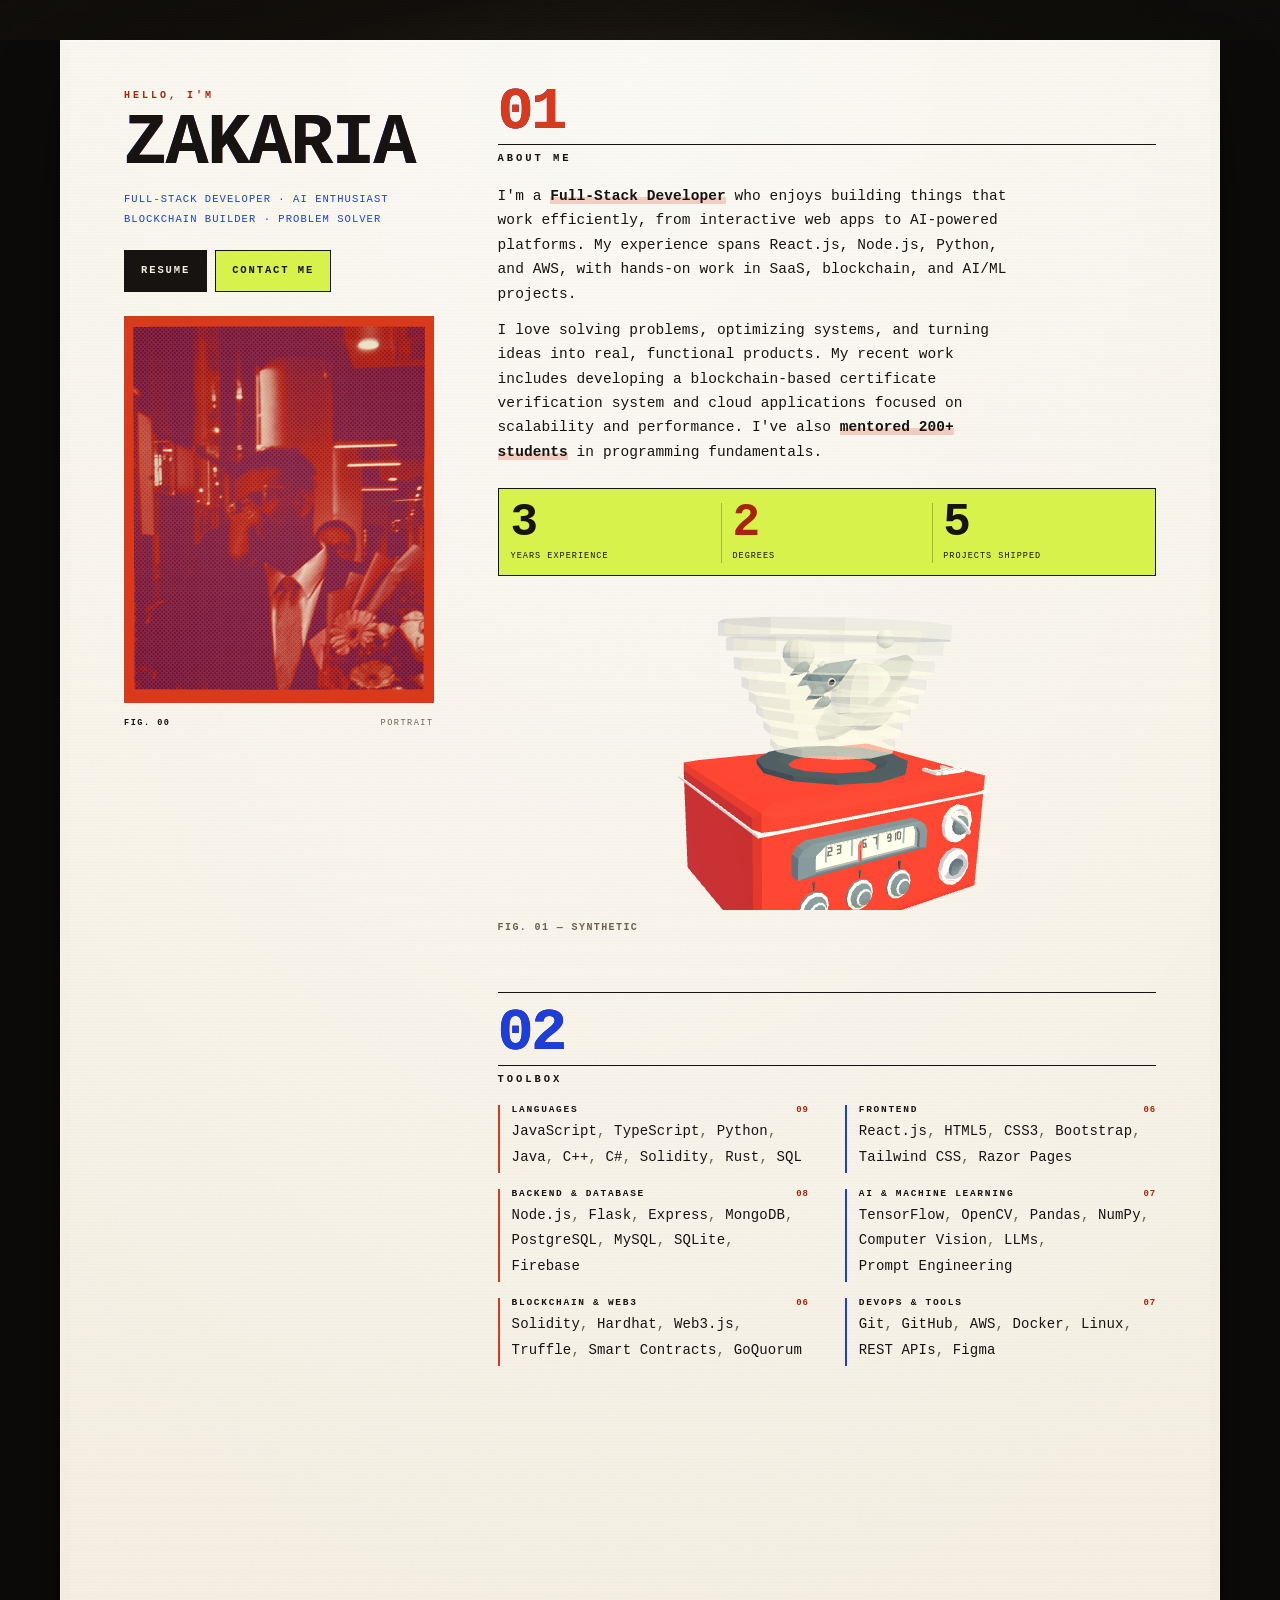
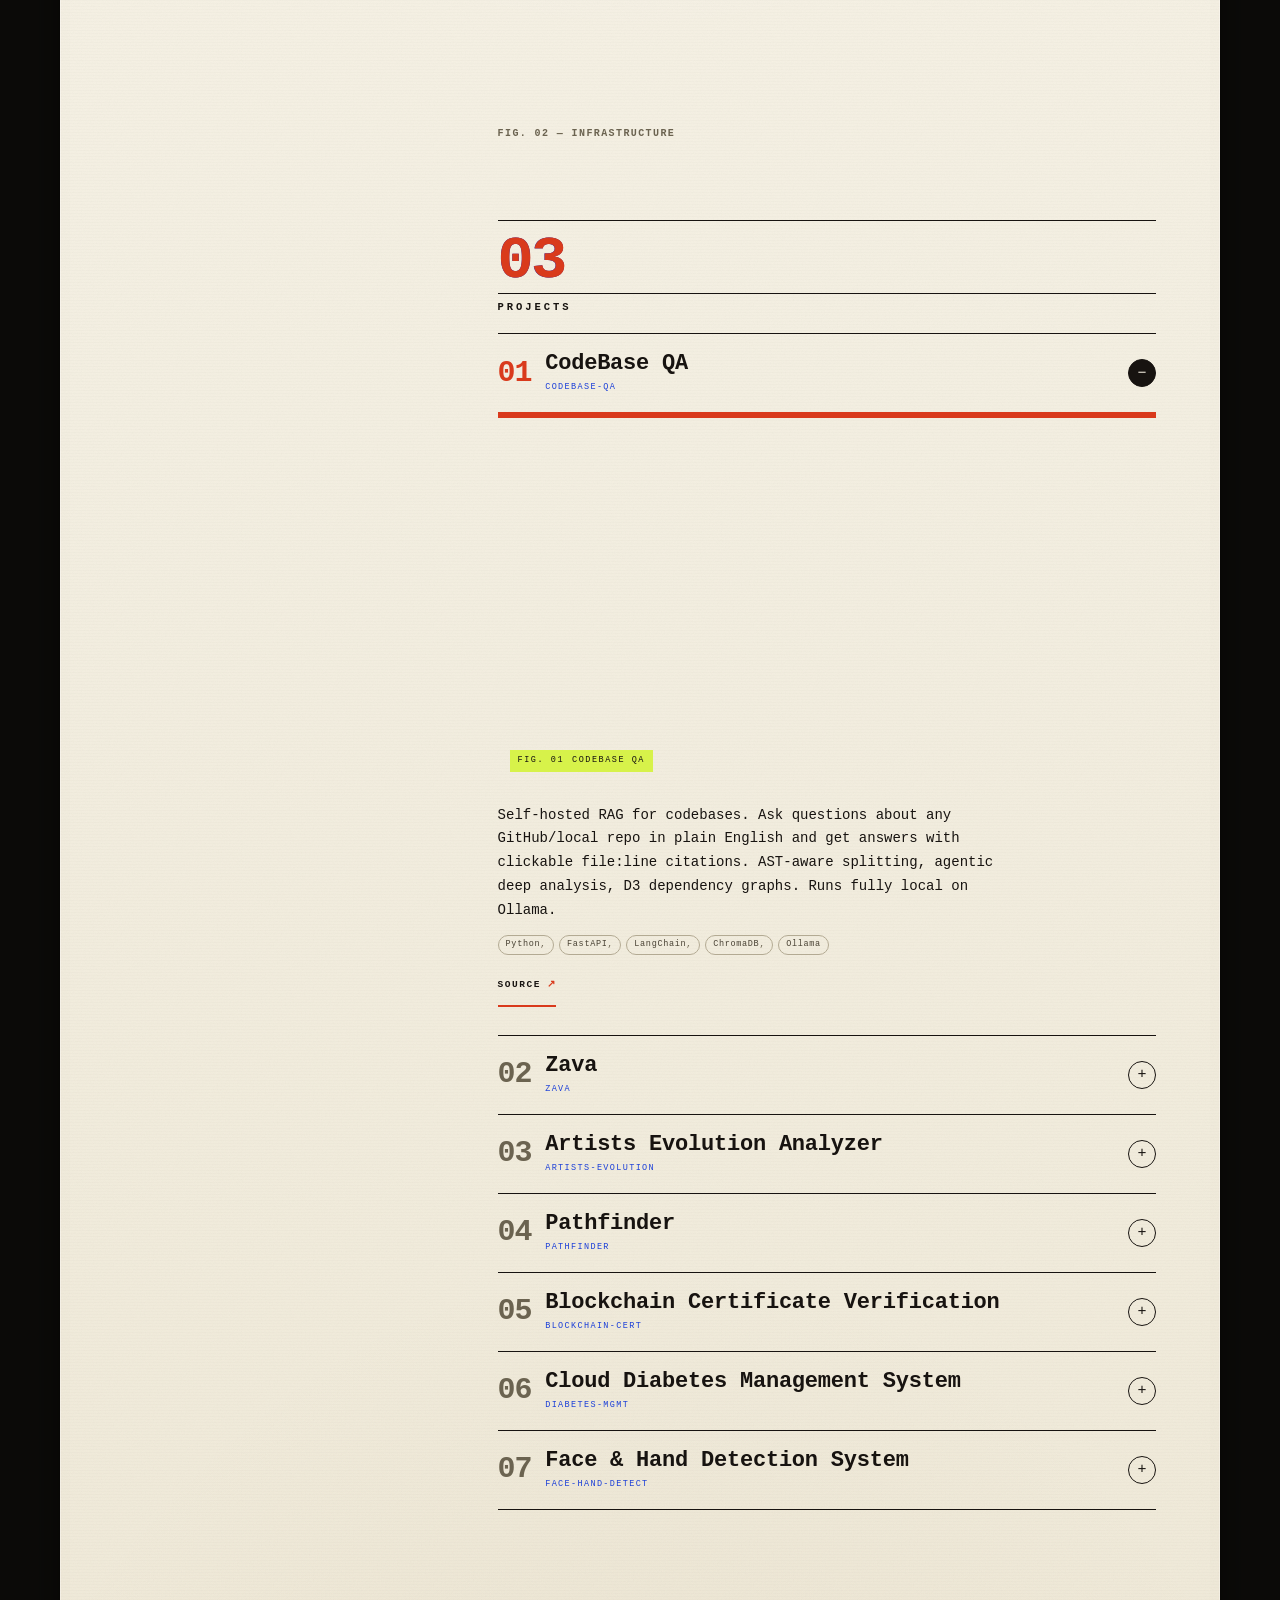
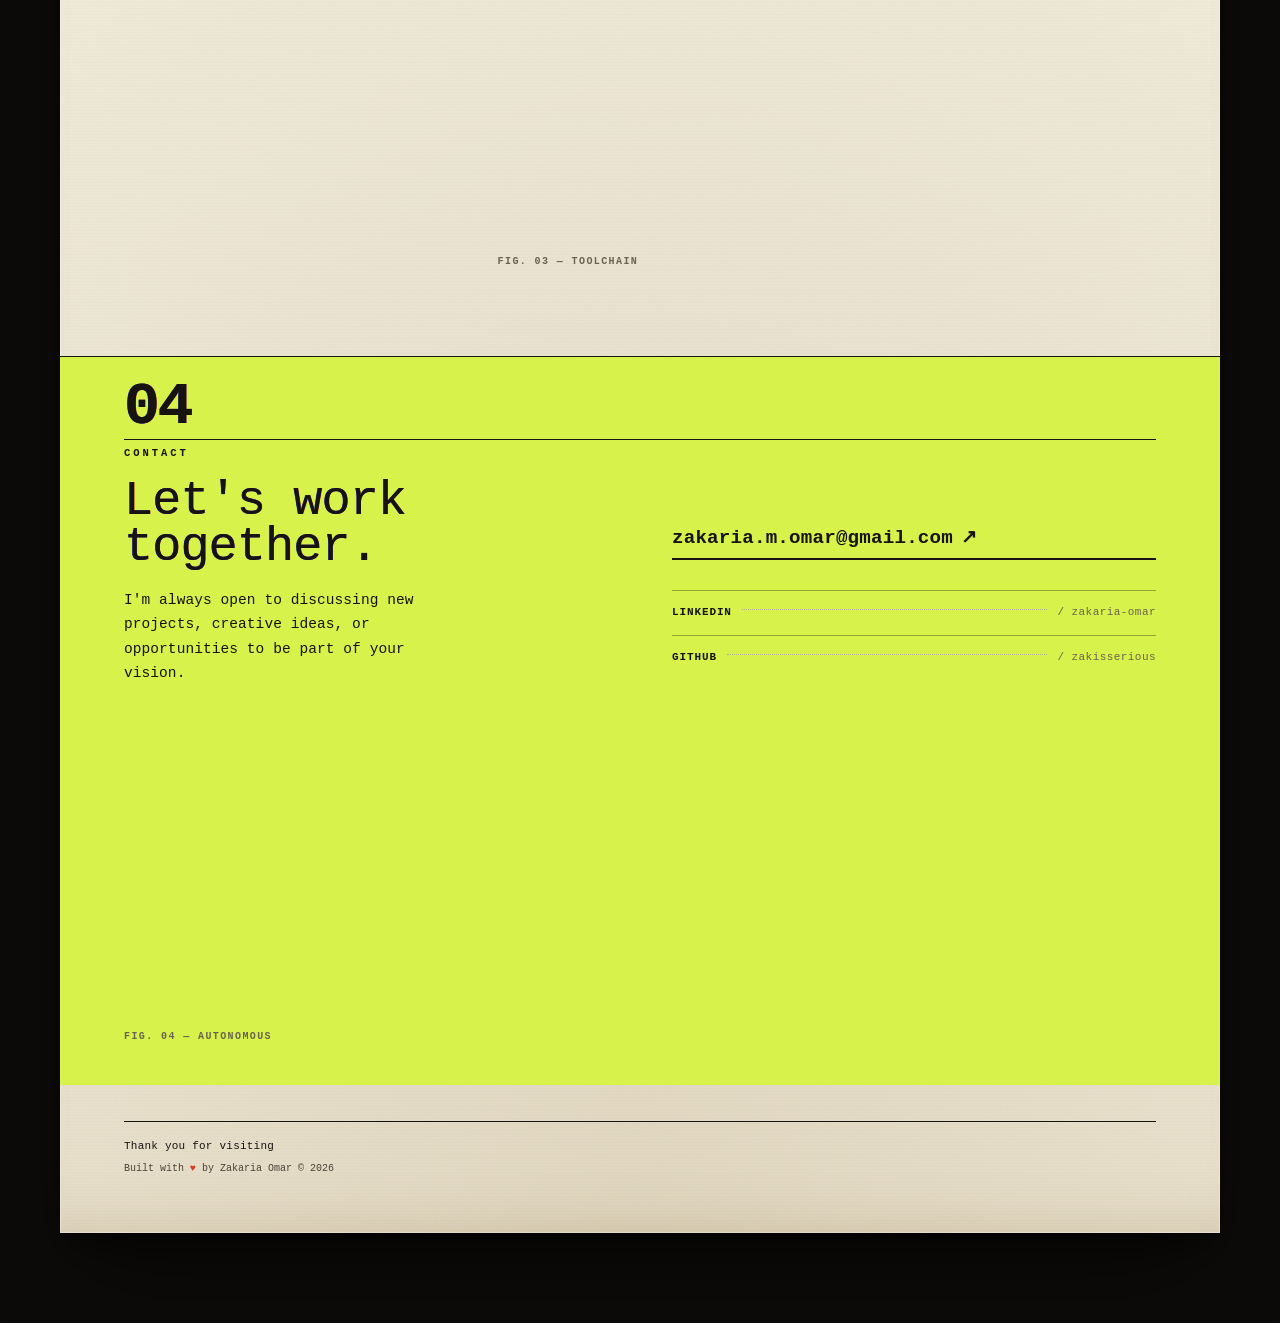
<file: index.html>
<!DOCTYPE html>
<html lang="en">

<head>
  <meta charset="UTF-8" />
  <meta name="viewport" content="width=device-width, initial-scale=1.0, viewport-fit=cover" />
  <meta name="theme-color" content="#f4efe1" />
  <title>Zakaria Omar - Full-Stack Developer</title>
  <meta name="description"
    content="Portfolio of Zakaria Omar - Full-Stack Developer, AI Enthusiast, and Blockchain Builder." />
  <link rel="icon"
    href="data:image/svg+xml,%3Csvg xmlns='http://www.w3.org/2000/svg' viewBox='0 0 32 32'%3E%3Crect width='32' height='32' fill='%23f4efe1'/%3E%3Cpath d='M9 4h14v24l-3.5-2.5L16 28l-3.5-2.5L9 28z' fill='%23171310'/%3E%3C/svg%3E" />
  <link rel="stylesheet" href="style.css?v=30" />
  <script type="importmap">
    {
      "imports": {
        "three": "./assets/vendor/three.module.min.js",
        "three/addons/": "./assets/vendor/addons/"
      }
    }
  </script>

</head>

<body>
  <div class="desk" aria-hidden="true">
    <div class="desk-scan" aria-hidden="true"></div>
  </div>

  <a class="skip" href="#main">Skip to content</a>

  <main class="receipt" id="main" tabindex="-1">
    <!-- ======================== HEAD ======================== -->
    <header class="head" id="hero">
      <div class="head-inner">
      <p class="kicker">Hello, I'm</p>
      <h1 class="head-name">zakaria</h1>

      <p class="head-role"><span>Full-Stack Developer &middot; AI Enthusiast</span>
          <span>Blockchain Builder &middot; Problem Solver</span></p>

      <div class="head-actions">
        <a class="btn btn--solid" href="resume.html">Resume</a>
        <a class="btn btn--pop" href="#contact">Contact Me</a>
      </div>

      <figure class="portrait">
        <div class="portrait-frame duo duo--red">
          <img src="./assets/about-pic.jpg" alt="Zakaria Omar" width="595" height="751" decoding="async" />
          <canvas class="plate-canvas" aria-hidden="true"></canvas>
        </div>
        <figcaption class="shot-cap"><span>Fig. 00</span>
          <span>Portrait</span></figcaption>
      </figure>
      </div>
    </header>

    <!-- ======================== ABOUT ======================== -->
    <section class="block" id="about" aria-labelledby="about-title">
      <h2 class="sec" id="about-title"><span class="sec-num">01</span><span class="sec-label">About Me</span></h2>

      <p class="block-text">
        I'm a <strong>Full-Stack Developer</strong> who enjoys building things that work efficiently, from
        interactive web apps to AI-powered platforms. My experience spans React.js, Node.js, Python, and AWS, with
        hands-on work in SaaS, blockchain, and AI/ML projects.
      </p>
      <p class="block-text">
        I love solving problems, optimizing systems, and turning ideas into real, functional products. My recent work
        includes developing a blockchain-based certificate verification system and cloud applications focused on
        scalability and performance. I've also <strong>mentored 200+ students</strong> in programming fundamentals.
      </p>

      <ul class="stats">
        <li>
          <span class="stat-num">3</span>
          <span class="stat-label">Years Experience</span>
        </li>
        <li>
          <span class="stat-num">2</span>
          <span class="stat-label">Degrees</span>
        </li>
        <li>
          <span class="stat-num">5</span>
          <span class="stat-label">Projects Shipped</span>
        </li>
      </ul>
          <div class="prop" data-prop="holo" data-label="Fig. 01 &#8212; Synthetic" aria-hidden="true"></div>
    </section>

    <!-- ======================== TOOLBOX ======================== -->
    <section class="block" id="toolbox" aria-labelledby="toolbox-title">
      <h2 class="sec" id="toolbox-title"><span class="sec-num">02</span><span class="sec-label">Toolbox</span></h2>

      <div class="group">
        <h3 class="group-title"><span>Languages</span><span class="leader" aria-hidden="true"></span><span class="group-count">09</span></h3>
        <p class="tags">
          <span>JavaScript</span>
          <span>TypeScript</span>
          <span>Python</span>
          <span>Java</span>
          <span>C++</span>
          <span>C#</span>
          <span>Solidity</span>
          <span>Rust</span>
          <span>SQL</span>
        </p>
      </div>

      <div class="group">
        <h3 class="group-title"><span>Frontend</span><span class="leader" aria-hidden="true"></span><span class="group-count">06</span></h3>
        <p class="tags">
          <span>React.js</span>
          <span>HTML5</span>
          <span>CSS3</span>
          <span>Bootstrap</span>
          <span>Tailwind CSS</span>
          <span>Razor Pages</span>
        </p>
      </div>

      <div class="group">
        <h3 class="group-title"><span>Backend &amp; Database</span><span class="leader" aria-hidden="true"></span><span class="group-count">08</span></h3>
        <p class="tags">
          <span>Node.js</span>
          <span>Flask</span>
          <span>Express</span>
          <span>MongoDB</span>
          <span>PostgreSQL</span>
          <span>MySQL</span>
          <span>SQLite</span>
          <span>Firebase</span>
        </p>
      </div>

      <div class="group">
        <h3 class="group-title"><span>AI &amp; Machine Learning</span><span class="leader" aria-hidden="true"></span><span class="group-count">07</span></h3>
        <p class="tags">
          <span>TensorFlow</span>
          <span>OpenCV</span>
          <span>Pandas</span>
          <span>NumPy</span>
          <span>Computer Vision</span>
          <span>LLMs</span>
          <span>Prompt Engineering</span>
        </p>
      </div>

      <div class="group">
        <h3 class="group-title"><span>Blockchain &amp; Web3</span><span class="leader" aria-hidden="true"></span><span class="group-count">06</span></h3>
        <p class="tags">
          <span>Solidity</span>
          <span>Hardhat</span>
          <span>Web3.js</span>
          <span>Truffle</span>
          <span>Smart Contracts</span>
          <span>GoQuorum</span>
        </p>
      </div>

      <div class="group">
        <h3 class="group-title"><span>DevOps &amp; Tools</span><span class="leader" aria-hidden="true"></span><span class="group-count">07</span></h3>
        <p class="tags">
          <span>Git</span>
          <span>GitHub</span>
          <span>AWS</span>
          <span>Docker</span>
          <span>Linux</span>
          <span>REST APIs</span>
          <span>Figma</span>
        </p>
      </div>
          <div class="prop" data-prop="server" data-label="Fig. 02 &#8212; Infrastructure" aria-hidden="true"></div>
    </section>

    <!-- ======================== PROJECTS ======================== -->
    <section class="block" id="projects" aria-labelledby="projects-title">
      <h2 class="sec" id="projects-title"><span class="sec-num">03</span><span class="sec-label">Projects</span></h2>

      <details class="proj" open>
        <summary class="proj-sum">
          <span class="proj-num">01</span>
          <h3 class="proj-name">CodeBase QA</h3>
          <span class="proj-slug">codebase-qa</span>
          <span class="proj-mark" aria-hidden="true"></span>
        </summary>
        <div class="proj-body">
          <figure class="shot">
            <div class="shot-frame shot-frame--red">
              <img src="./assets/project4.png" alt="CodeBase QA" width="1734" height="963" loading="lazy"
                decoding="async" />
            </div>
            <figcaption class="shot-cap"><span>Fig. 01</span>
          <span>CodeBase QA</span></figcaption>
          </figure>
          <p class="proj-desc">Self-hosted RAG for codebases. Ask questions about any GitHub/local repo in plain
            English and get answers with clickable file:line citations. AST-aware splitting, agentic deep analysis, D3
            dependency graphs. Runs fully local on Ollama.</p>
          <p class="proj-tech"><span>Python</span>
          <span>FastAPI</span>
          <span>LangChain</span>
          <span>ChromaDB</span>
          <span>Ollama</span></p>
          <p class="proj-links">
            <a href="https://github.com/zakisserious/codebase-qa" target="_blank" rel="noopener">Source<span class="sr-only"> — CodeBase QA source on GitHub</span></a>
          </p>
        </div>
      </details>

      <details class="proj">
        <summary class="proj-sum">
          <span class="proj-num">02</span>
          <h3 class="proj-name">Zava</h3>
          <span class="proj-slug">zava</span>
          <span class="proj-mark" aria-hidden="true"></span>
        </summary>
        <div class="proj-body">
          <figure class="shot">
            <div class="shot-frame shot-frame--blue">
              <img src="./assets/project5.png" alt="Zava Audio Visualizer" width="1280" height="720" loading="lazy"
                decoding="async" />
            </div>
            <figcaption class="shot-cap"><span>Fig. 02</span>
          <span>Zava</span></figcaption>
          </figure>
          <p class="proj-desc">Console-based audio visualizer written in pure Rust. A CAVA remake with SIMD FFT DSP,
            waveform &amp; spectrum modes, and 16 live-toggle visual upgrades. Zero-config, PipeWire/PulseAudio capture.
          </p>
          <p class="proj-tech"><span>Rust</span>
          <span>SIMD FFT</span>
          <span>PipeWire</span></p>
          <p class="proj-links">
            <a href="https://github.com/zakisserious/zava" target="_blank" rel="noopener">Source<span class="sr-only"> — Zava source on GitHub</span></a>
          </p>
        </div>
      </details>

      <details class="proj">
        <summary class="proj-sum">
          <span class="proj-num">03</span>
          <h3 class="proj-name">Artists Evolution Analyzer</h3>
          <span class="proj-slug">artists-evolution</span>
          <span class="proj-mark" aria-hidden="true"></span>
        </summary>
        <div class="proj-body">
          <figure class="shot">
            <div class="shot-frame shot-frame--red">
              <img src="./assets/project2.png" alt="Artists Evolution Analyzer" width="836" height="449"
                loading="lazy" decoding="async" />
            </div>
            <figcaption class="shot-cap"><span>Fig. 03</span>
          <span>Artists Evolution</span></figcaption>
          </figure>
          <p class="proj-desc">Discover an artist's breakout era, trace their popularity over time, and explore their
            discography timeline through interactive data visualization.</p>
          <p class="proj-tech"><span>React</span></p>
          <p class="proj-links">
            <a href="https://artists-evolution-data.vercel.app/" target="_blank" rel="noopener">Live demo<span class="sr-only"> — Artists Evolution Analyzer live demo</span></a>
            <a href="https://github.com/zakisserious/Artists-Evolution-Data" target="_blank" rel="noopener">Source<span class="sr-only"> — Artists Evolution Analyzer source on GitHub</span></a>
          </p>
        </div>
      </details>

      <details class="proj">
        <summary class="proj-sum">
          <span class="proj-num">04</span>
          <h3 class="proj-name">Pathfinder</h3>
          <span class="proj-slug">pathfinder</span>
          <span class="proj-mark" aria-hidden="true"></span>
        </summary>
        <div class="proj-body">
          <figure class="shot">
            <div class="shot-frame shot-frame--blue">
              <img src="./assets/project1.png" alt="Pathfinder Algorithm Visualizer" width="1362" height="870"
                loading="lazy" decoding="async" />
            </div>
            <figcaption class="shot-cap"><span>Fig. 04</span>
          <span>Pathfinder</span></figcaption>
          </figure>
          <p class="proj-desc">Interactive pathfinding algorithm visualizer with 9 algorithms (A*, Dijkstra, BFS, DFS),
            compare mode, cost visualization, and maze generation.</p>
          <p class="proj-tech"><span>React</span>
          <span>Vite</span>
          <span>Tailwind CSS</span></p>
          <p class="proj-links">
            <a href="https://pathfinding-ecru.vercel.app/" target="_blank" rel="noopener">Live demo<span class="sr-only"> — Pathfinder live demo</span></a>
            <a href="https://github.com/zakisserious/pathfinder" target="_blank" rel="noopener">Source<span class="sr-only"> — Pathfinder source on GitHub</span></a>
          </p>
        </div>
      </details>

      <details class="proj">
        <summary class="proj-sum">
          <span class="proj-num">05</span>
          <h3 class="proj-name">Blockchain Certificate Verification</h3>
          <span class="proj-slug">blockchain-cert</span>
          <span class="proj-mark" aria-hidden="true"></span>
        </summary>
        <div class="proj-body">
          <figure class="shot">
            <div class="shot-frame shot-frame--red">
              <img src="./assets/project3.png" alt="Blockchain Certificate Verification" width="1146" height="706"
                loading="lazy" decoding="async" />
            </div>
            <figcaption class="shot-cap"><span>Fig. 05</span>
          <span>Blockchain Cert</span></figcaption>
          </figure>
          <p class="proj-desc">Academic certificate verification system using GoQuorum blockchain with Solidity smart
            contracts, AI/ML document classification, and anomaly detection.</p>
          <p class="proj-tech">
            <span>React</span>
          <span>Node.js</span>
          <span>Python</span>
          <span>Solidity</span>
          <span>Hardhat</span>
          <span>MongoDB</span>
          </p>
          <p class="proj-links">
            <a href="https://github.com/zakisserious/fyp" target="_blank" rel="noopener">Source<span class="sr-only"> — Blockchain Certificate Verification source on GitHub</span></a>
          </p>
        </div>
      </details>

      <details class="proj">
        <summary class="proj-sum">
          <span class="proj-num">06</span>
          <h3 class="proj-name">Cloud Diabetes Management System</h3>
          <span class="proj-slug">diabetes-mgmt</span>
          <span class="proj-mark" aria-hidden="true"></span>
        </summary>
        <div class="proj-body">
          <p class="proj-desc">Cloud-based application for tracking and managing diabetes data with serverless
            architecture, secure data handling, and efficient backend logic for patient record management.</p>
          <p class="proj-tech"><span>C#</span>
          <span>Razor Pages</span>
          <span>AWS Elastic Beanstalk</span>
          <span>AWS Lambda</span></p>
        </div>
      </details>

      <details class="proj">
        <summary class="proj-sum">
          <span class="proj-num">07</span>
          <h3 class="proj-name">Face &amp; Hand Detection System</h3>
          <span class="proj-slug">face-hand-detect</span>
          <span class="proj-mark" aria-hidden="true"></span>
        </summary>
        <div class="proj-body">
          <p class="proj-desc">Real-time ML-based face and hand detection system for authentication, gesture control,
            and human-computer interaction using deep learning.</p>
          <p class="proj-tech"><span>Python</span>
          <span>TensorFlow</span>
          <span>OpenCV</span></p>
        </div>
      </details>

          <div class="prop" data-prop="laptop" data-label="Fig. 03 &#8212; Toolchain" aria-hidden="true"></div>
    </section>

    <!-- ======================== CONTACT ======================== -->
    <section class="block contact" id="contact" aria-labelledby="contact-title">
      <h2 class="sec" id="contact-title"><span class="sec-num">04</span><span class="sec-label">Contact</span></h2>
      <p class="contact-title">Let's work<br />together.</p>
      <p class="block-text">
        I'm always open to discussing new projects, creative ideas, or opportunities to be part of your vision.
      </p>

      <a class="mail" href="mailto:zakaria.m.omar@gmail.com">zakaria.m.omar@gmail.com</a>

      <ul class="social">
        <li>
          <a href="https://www.linkedin.com/in/zakaria-omar-21b0b729b/" target="_blank" rel="noopener">
            <span class="social-key">linkedin</span>
            <span class="leader" aria-hidden="true"></span>
            <span class="social-val">/ zakaria-omar</span>
          </a>
        </li>
        <li>
          <a href="https://github.com/zakisserious" target="_blank" rel="noopener">
            <span class="social-key">github</span>
            <span class="leader" aria-hidden="true"></span>
            <span class="social-val">/ zakisserious</span>
          </a>
        </li>
      </ul>
          <div class="prop" data-prop="drone" data-label="Fig. 04 &#8212; Autonomous" aria-hidden="true"></div>
    </section>

    <!-- ======================== FOOT ======================== -->
    <footer class="foot">
      <p class="foot-note">Thank you for visiting</p>
      <p class="foot-line">Built with <span class="heart">&#9829;</span> by Zakaria Omar &copy; 2026</p>
    </footer>
  </main>

  <script src="script.js?v=6" defer></script>
  <script type="module" src="plate.js?v=22"></script>
  <script type="module" src="props.js?v=20"></script>
</body>

</html>
</file>
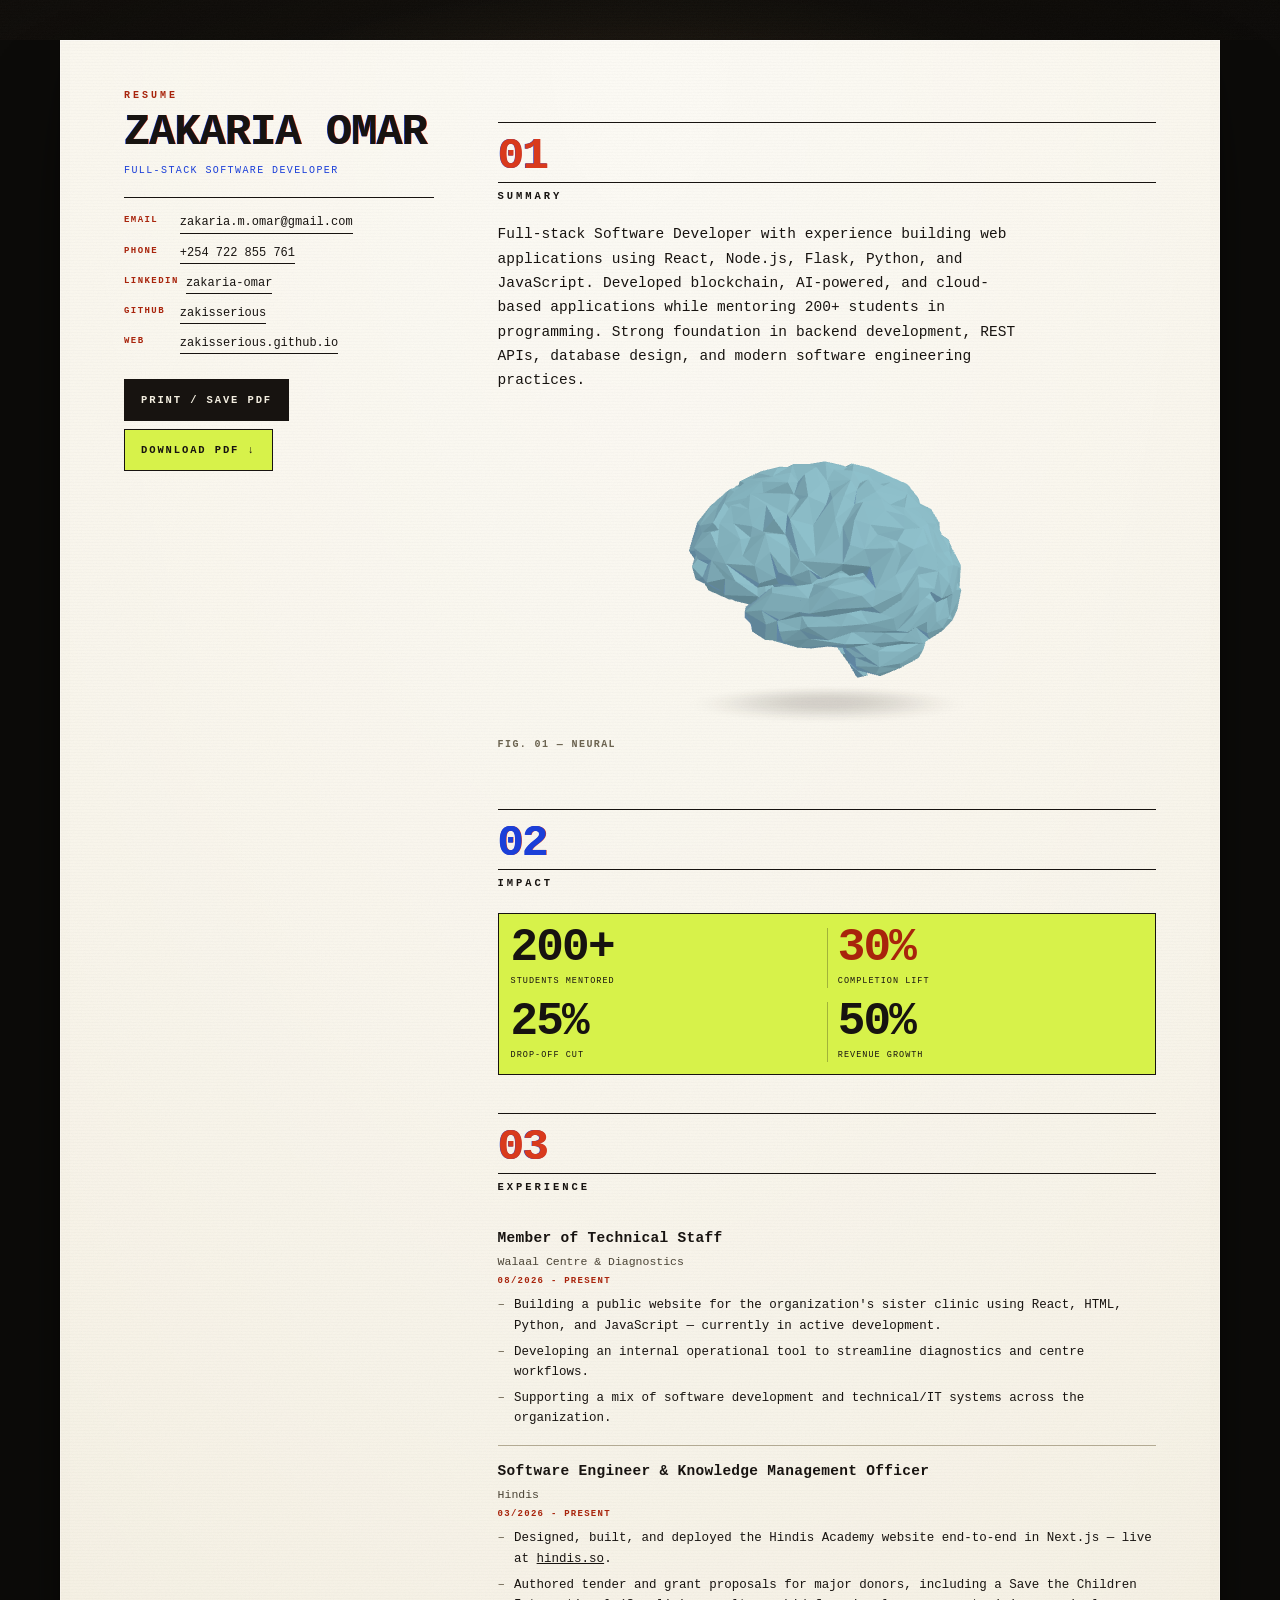
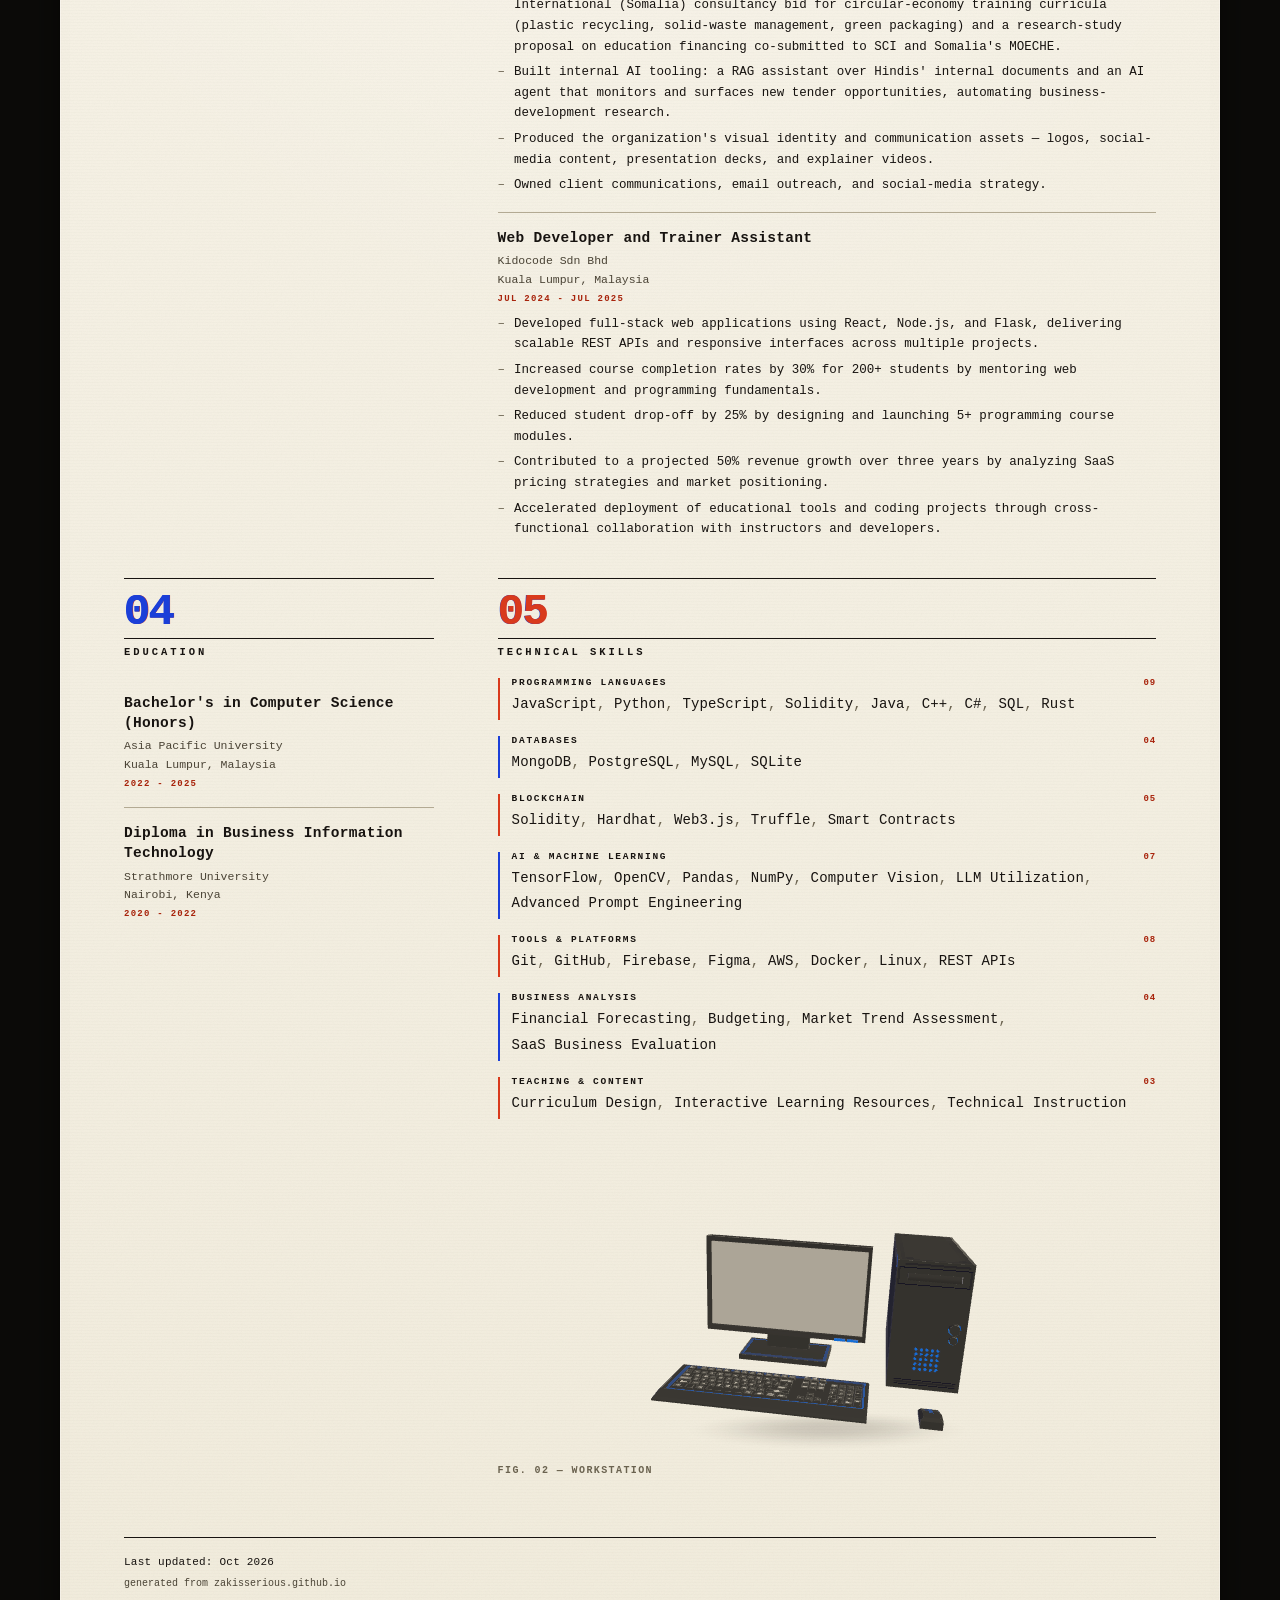
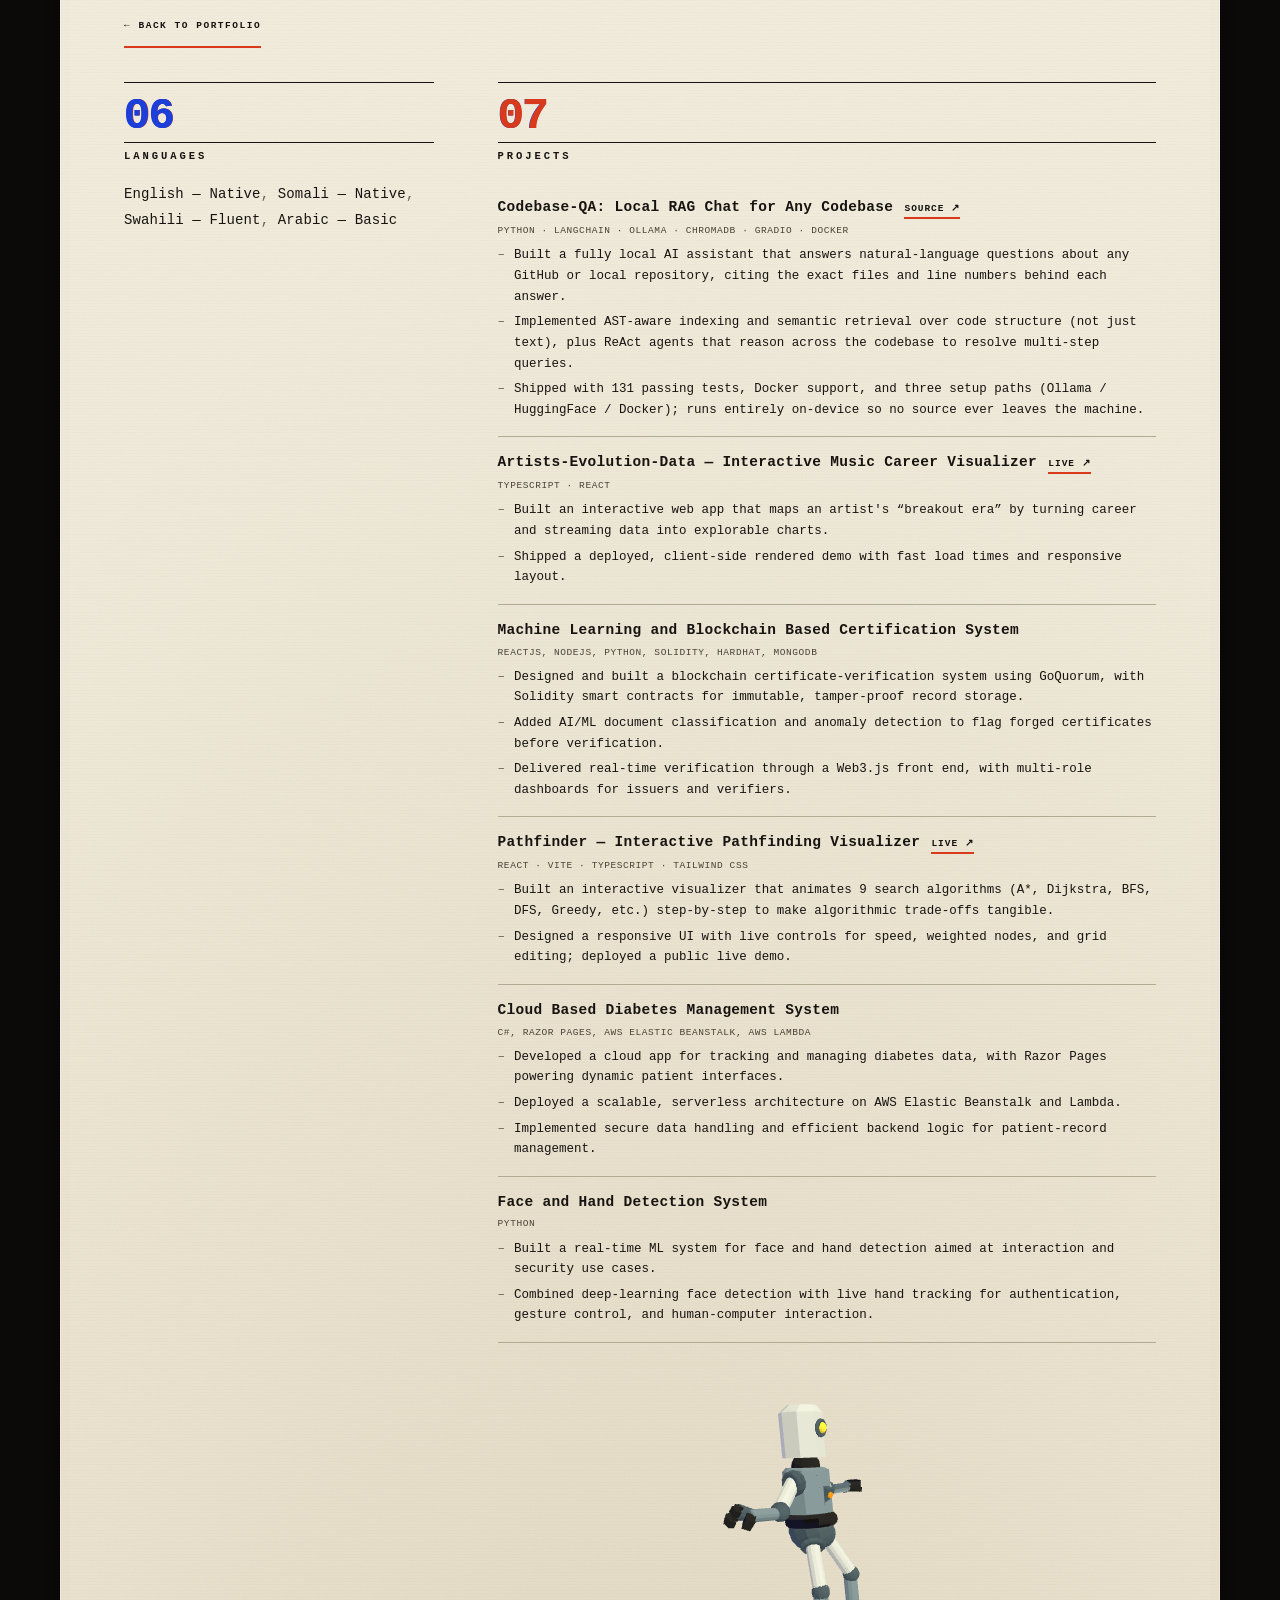
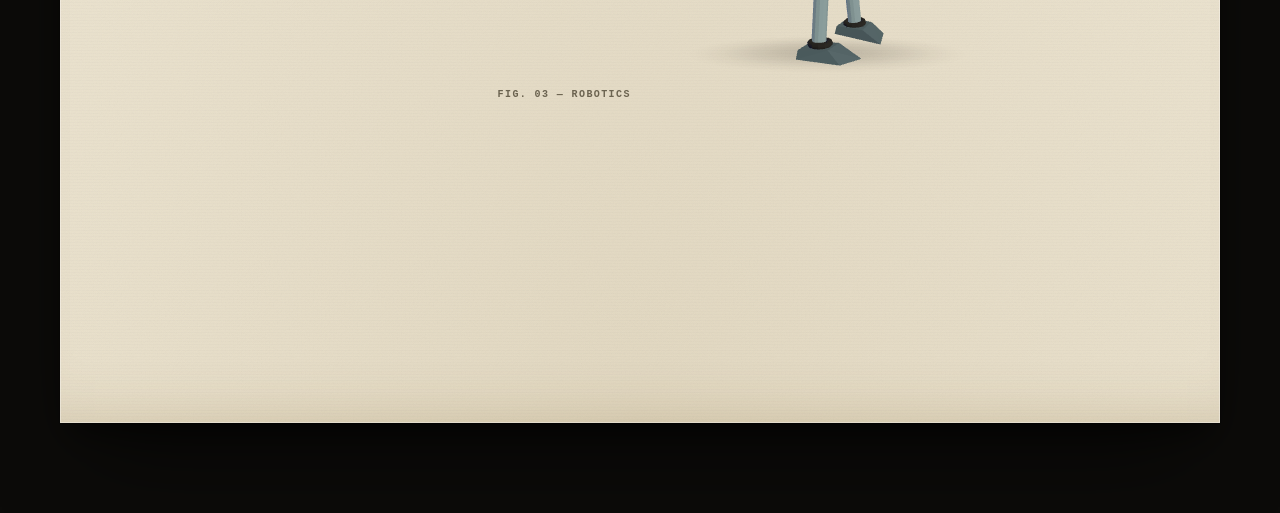
<file: resume.html>
<!DOCTYPE html>
<html lang="en">

<head>
  <meta charset="UTF-8" />
  <meta name="viewport" content="width=device-width, initial-scale=1.0, viewport-fit=cover" />
  <meta name="theme-color" content="#f4efe1" />
  <title>Zakaria Omar - Resume</title>
  <link rel="icon"
    href="data:image/svg+xml,%3Csvg xmlns='http://www.w3.org/2000/svg' viewBox='0 0 32 32'%3E%3Crect width='32' height='32' fill='%23f4efe1'/%3E%3Cpath d='M9 4h14v24l-3.5-2.5L16 28l-3.5-2.5L9 28z' fill='%23171310'/%3E%3C/svg%3E" />
  <link rel="stylesheet" href="style.css?v=30" />
  <script type="importmap">
    {
      "imports": {
        "three": "./assets/vendor/three.module.min.js",
        "three/addons/": "./assets/vendor/addons/"
      }
    }
  </script>

</head>

<body>
  <div class="desk" aria-hidden="true">
    <div class="desk-scan" aria-hidden="true"></div>
  </div>

  <a class="skip" href="#main">Skip to content</a>

  <main class="receipt resume" id="main" tabindex="-1">
    <header class="head">
      <div class="head-inner">
      <p class="kicker">Resume</p>
      <h1 class="head-name head-name--sm">Zakaria Omar</h1>
      <p class="res-role">Full-Stack Software Developer</p>

      <ul class="res-contact">
        <li><span class="res-key">Email</span> <a href="mailto:zakaria.m.omar@gmail.com">zakaria.m.omar@gmail.com</a></li>
        <li><span class="res-key">Phone</span> <a href="tel:+254722855761">+254 722 855 761</a></li>
        <li><span class="res-key">LinkedIn</span> <a href="https://linkedin.com/in/zakaria-omar-21b0b729b" target="_blank" rel="noopener">zakaria-omar</a></li>
        <li><span class="res-key">GitHub</span> <a href="https://github.com/zakisserious" target="_blank" rel="noopener">zakisserious</a></li>
        <li><span class="res-key">Web</span> <a href="https://zakisserious.github.io" target="_blank" rel="noopener">zakisserious.github.io</a></li>
      </ul>

      <div class="head-actions no-print">
        <button class="btn btn--solid" type="button" data-print hidden>Print / Save PDF</button>
        <a class="btn btn--pop" href="assets/Zakaria-M-Omar-CV-2026.pdf" download>Download PDF &darr;</a>
      </div>
      </div>
    </header>

    <section class="block" aria-labelledby="summary-title">
      <h2 class="sec" id="summary-title"><span class="sec-num">01</span><span class="sec-label">Summary</span></h2>
      <p class="block-text">
        Full-stack Software Developer with experience building web applications using React, Node.js, Flask,
        Python, and JavaScript. Developed blockchain, AI-powered, and cloud-based applications while mentoring
        200+ students in programming. Strong foundation in backend development, REST APIs, database design, and
        modern software engineering practices.
      </p>
          <div class="prop" data-prop="brain" data-label="Fig. 01 &#8212; Neural" aria-hidden="true"></div>
    </section>

    <section class="block" aria-labelledby="impact-title">
      <h2 class="sec" id="impact-title"><span class="sec-num">02</span><span class="sec-label">Impact</span></h2>
      <ul class="stats stats--split">
        <li>
          <span class="stat-num">200+</span>
          <span class="stat-label">Students Mentored</span>
        </li>
        <li>
          <span class="stat-num">30%</span>
          <span class="stat-label">Completion Lift</span>
        </li>
        <li>
          <span class="stat-num">25%</span>
          <span class="stat-label">Drop-off Cut</span>
        </li>
        <li>
          <span class="stat-num">50%</span>
          <span class="stat-label">Revenue Growth</span>
        </li>
      </ul>
    </section>

    <section class="block" aria-labelledby="experience-title">
      <h2 class="sec" id="experience-title"><span class="sec-num">03</span><span class="sec-label">Experience</span></h2>

      <article class="item">
        <h3 class="item-title">Member of Technical Staff</h3>
        <p class="item-meta">Walaal Centre &amp; Diagnostics</p>
        <p class="item-date">08/2026 - Present</p>
        <ul class="bullets">
          <li>Building a public website for the organization's sister clinic using React, HTML, Python, and JavaScript &mdash; currently in active development.</li>
          <li>Developing an internal operational tool to streamline diagnostics and centre workflows.</li>
          <li>Supporting a mix of software development and technical/IT systems across the organization.</li>
        </ul>
      </article>

      <article class="item">
        <h3 class="item-title">Software Engineer &amp; Knowledge Management Officer</h3>
        <p class="item-meta">Hindis</p>
        <p class="item-date">03/2026 - Present</p>
        <ul class="bullets">
          <li>Designed, built, and deployed the Hindis Academy website end-to-end in Next.js &mdash; live at <a href="https://hindis.so" target="_blank" rel="noopener">hindis.so</a>.</li>
          <li>Authored tender and grant proposals for major donors, including a Save the Children International (Somalia) consultancy bid for circular-economy training curricula (plastic recycling, solid-waste management, green packaging) and a research-study proposal on education financing co-submitted to SCI and Somalia's MOECHE.</li>
          <li>Built internal AI tooling: a RAG assistant over Hindis' internal documents and an AI agent that monitors and surfaces new tender opportunities, automating business-development research.</li>
          <li>Produced the organization's visual identity and communication assets &mdash; logos, social-media content, presentation decks, and explainer videos.</li>
          <li>Owned client communications, email outreach, and social-media strategy.</li>
        </ul>
      </article>

      <article class="item">
        <h3 class="item-title">Web Developer and Trainer Assistant</h3>
        <p class="item-meta">Kidocode Sdn Bhd</p>
        <p class="item-meta">Kuala Lumpur, Malaysia</p>
        <p class="item-date">Jul 2024 - Jul 2025</p>
        <ul class="bullets">
          <li>Developed full-stack web applications using React, Node.js, and Flask, delivering scalable REST APIs and responsive interfaces across multiple projects.</li>
          <li>Increased course completion rates by 30% for 200+ students by mentoring web development and programming fundamentals.</li>
          <li>Reduced student drop-off by 25% by designing and launching 5+ programming course modules.</li>
          <li>Contributed to a projected 50% revenue growth over three years by analyzing SaaS pricing strategies and market positioning.</li>
          <li>Accelerated deployment of educational tools and coding projects through cross-functional collaboration with instructors and developers.</li>
        </ul>
      </article>
    </section>

    <section class="block" aria-labelledby="education-title">
      <h2 class="sec" id="education-title"><span class="sec-num">04</span><span class="sec-label">Education</span></h2>

      <article class="item">
        <h3 class="item-title">Bachelor's in Computer Science (Honors)</h3>
        <p class="item-meta">Asia Pacific University</p>
        <p class="item-meta">Kuala Lumpur, Malaysia</p>
        <p class="item-date">2022 - 2025</p>
      </article>

      <article class="item">
        <h3 class="item-title">Diploma in Business Information Technology</h3>
        <p class="item-meta">Strathmore University</p>
        <p class="item-meta">Nairobi, Kenya</p>
        <p class="item-date">2020 - 2022</p>
      </article>
    </section>

    <section class="block" aria-labelledby="skills-title">
      <h2 class="sec" id="skills-title"><span class="sec-num">05</span><span class="sec-label">Technical Skills</span></h2>

      <div class="group">
        <h3 class="group-title"><span>Programming Languages</span><span class="leader" aria-hidden="true"></span><span class="group-count">09</span></h3>
        <p class="tags">
          <span>JavaScript</span>
          <span>Python</span>
          <span>TypeScript</span>
          <span>Solidity</span>
          <span>Java</span>
          <span>C++</span>
          <span>C#</span>
          <span>SQL</span>
          <span>Rust</span>
        </p>
      </div>

      <div class="group">
        <h3 class="group-title"><span>Databases</span><span class="leader" aria-hidden="true"></span><span class="group-count">04</span></h3>
        <p class="tags"><span>MongoDB</span>
          <span>PostgreSQL</span>
          <span>MySQL</span>
          <span>SQLite</span></p>
      </div>

      <div class="group">
        <h3 class="group-title"><span>Blockchain</span><span class="leader" aria-hidden="true"></span><span class="group-count">05</span></h3>
        <p class="tags">
          <span>Solidity</span>
          <span>Hardhat</span>
          <span>Web3.js</span>
          <span>Truffle</span>
          <span>Smart Contracts</span>
        </p>
      </div>

      <div class="group">
        <h3 class="group-title"><span>AI &amp; Machine Learning</span><span class="leader" aria-hidden="true"></span><span class="group-count">07</span></h3>
        <p class="tags">
          <span>TensorFlow</span>
          <span>OpenCV</span>
          <span>Pandas</span>
          <span>NumPy</span>
          <span>Computer Vision</span>
          <span>LLM Utilization</span>
          <span>Advanced Prompt Engineering</span>
        </p>
      </div>

      <div class="group">
        <h3 class="group-title"><span>Tools &amp; Platforms</span><span class="leader" aria-hidden="true"></span><span class="group-count">08</span></h3>
        <p class="tags">
          <span>Git</span>
          <span>GitHub</span>
          <span>Firebase</span>
          <span>Figma</span>
          <span>AWS</span>
          <span>Docker</span>
          <span>Linux</span>
          <span>REST APIs</span>
        </p>
      </div>

      <div class="group">
        <h3 class="group-title"><span>Business Analysis</span><span class="leader" aria-hidden="true"></span><span class="group-count">04</span></h3>
        <p class="tags">
          <span>Financial Forecasting</span>
          <span>Budgeting</span>
          <span>Market Trend Assessment</span>
          <span>SaaS Business Evaluation</span>
        </p>
      </div>

      <div class="group">
        <h3 class="group-title"><span>Teaching &amp; Content</span><span class="leader" aria-hidden="true"></span><span class="group-count">03</span></h3>
        <p class="tags"><span>Curriculum Design</span>
          <span>Interactive Learning Resources</span>
          <span>Technical Instruction</span></p>
      </div>
          <div class="prop" data-prop="computer" data-label="Fig. 02 &#8212; Workstation" aria-hidden="true"></div>
    </section>

    <section class="block" aria-labelledby="languages-title">
      <h2 class="sec" id="languages-title"><span class="sec-num">06</span><span class="sec-label">Languages</span></h2>
      <p class="tags"><span>English &mdash; Native</span>
          <span>Somali &mdash; Native</span>
          <span>Swahili &mdash; Fluent</span>
          <span>Arabic &mdash; Basic</span></p>
    </section>

    <section class="block" aria-labelledby="projects-title">
      <h2 class="sec" id="projects-title"><span class="sec-num">07</span><span class="sec-label">Projects</span></h2>

      <article class="item item--proj">
        <h3 class="item-title">Codebase-QA: Local RAG Chat for Any Codebase
          <a class="item-link" href="https://github.com/zakisserious/codebase-qa" target="_blank" rel="noopener">source &#8599;</a>
        </h3>
        <p class="item-tech">Python &middot; LangChain &middot; Ollama &middot; ChromaDB &middot; Gradio &middot; Docker</p>
        <ul class="bullets">
          <li>Built a fully local AI assistant that answers natural-language questions about any GitHub or local repository, citing the exact files and line numbers behind each answer.</li>
          <li>Implemented AST-aware indexing and semantic retrieval over code structure (not just text), plus ReAct agents that reason across the codebase to resolve multi-step queries.</li>
          <li>Shipped with 131 passing tests, Docker support, and three setup paths (Ollama / HuggingFace / Docker); runs entirely on-device so no source ever leaves the machine.</li>
        </ul>
      </article>

      <article class="item item--proj">
        <h3 class="item-title">Artists-Evolution-Data &mdash; Interactive Music Career Visualizer
          <a class="item-link" href="https://artists-evolution-data.vercel.app/" target="_blank" rel="noopener">live &#8599;</a>
        </h3>
        <p class="item-tech">TypeScript &middot; React</p>
        <ul class="bullets">
          <li>Built an interactive web app that maps an artist's &ldquo;breakout era&rdquo; by turning career and streaming data into explorable charts.</li>
          <li>Shipped a deployed, client-side rendered demo with fast load times and responsive layout.</li>
        </ul>
      </article>

      <article class="item item--proj">
        <h3 class="item-title">Machine Learning and Blockchain Based Certification System</h3>
        <p class="item-tech">ReactJS, NodeJS, Python, Solidity, Hardhat, MongoDB</p>
        <ul class="bullets">
          <li>Designed and built a blockchain certificate-verification system using GoQuorum, with Solidity smart contracts for immutable, tamper-proof record storage.</li>
          <li>Added AI/ML document classification and anomaly detection to flag forged certificates before verification.</li>
          <li>Delivered real-time verification through a Web3.js front end, with multi-role dashboards for issuers and verifiers.</li>
        </ul>
      </article>

      <article class="item item--proj">
        <h3 class="item-title">Pathfinder &mdash; Interactive Pathfinding Visualizer
          <a class="item-link" href="https://pathfinding-ecru.vercel.app/" target="_blank" rel="noopener">live &#8599;</a>
        </h3>
        <p class="item-tech">React &middot; Vite &middot; TypeScript &middot; Tailwind CSS</p>
        <ul class="bullets">
          <li>Built an interactive visualizer that animates 9 search algorithms (A*, Dijkstra, BFS, DFS, Greedy, etc.) step-by-step to make algorithmic trade-offs tangible.</li>
          <li>Designed a responsive UI with live controls for speed, weighted nodes, and grid editing; deployed a public live demo.</li>
        </ul>
      </article>

      <article class="item item--proj">
        <h3 class="item-title">Cloud Based Diabetes Management System</h3>
        <p class="item-tech">C#, Razor Pages, AWS Elastic Beanstalk, AWS Lambda</p>
        <ul class="bullets">
          <li>Developed a cloud app for tracking and managing diabetes data, with Razor Pages powering dynamic patient interfaces.</li>
          <li>Deployed a scalable, serverless architecture on AWS Elastic Beanstalk and Lambda.</li>
          <li>Implemented secure data handling and efficient backend logic for patient-record management.</li>
        </ul>
      </article>

      <article class="item item--proj">
        <h3 class="item-title">Face and Hand Detection System</h3>
        <p class="item-tech">Python</p>
        <ul class="bullets">
          <li>Built a real-time ML system for face and hand detection aimed at interaction and security use cases.</li>
          <li>Combined deep-learning face detection with live hand tracking for authentication, gesture control, and human-computer interaction.</li>
        </ul>
      </article>
          <div class="prop" data-prop="robot" data-label="Fig. 03 &#8212; Robotics" aria-hidden="true"></div>
    </section>

    <section class="block" aria-labelledby="interests-title">
      <h2 class="sec" id="interests-title"><span class="sec-num">08</span><span class="sec-label">Interests</span></h2>
      <p class="tags">
        <span>Blockchain &amp; Web3</span>
          <span>AI / Machine Learning</span>
          <span>System Design</span>
          <span>Open Source</span>
          <span>Rust</span>
          <span>Cloud Infrastructure</span>
          <span>Cybersecurity</span>
      </p>
    </section>

    <footer class="foot">
      <p class="foot-note">Last updated: Oct 2026</p>
      <p class="foot-line">generated from zakisserious.github.io</p>
      <p class="foot-back"><a href="index.html">&#8592; Back to portfolio</a></p>
    </footer>
  </main>

  <script src="script.js?v=6" defer></script>
  <script type="module" src="props.js?v=20"></script>
</body>

</html>
</file>
<file: style.css>
/* ==========================================================================
   style.css — one long thermal receipt
   System monospace only. No web fonts, no CDN, no frameworks.
   Single column at every width.
   ========================================================================== */

/* ---------------------------------------------------------------- tokens */
:root {
  /* riso inks: three, plus one that is only ever a background */
  --paper: #f4efe1;
  --paper-hi: #faf6ea;
  --paper-lo: #ece4d0;
  --ink: #171310;
  --ink-soft: #4a4335;
  --ink-faint: #6b6350;
  --red: #d93a1c;
  --red-ink: #a8240c; /* small text on paper */
  --blue: #1b3fd8;
  --pop: #d7f24a; /* background only */
  --reg: 0px;     /* print registration drift, set by script.js */
  --rule: #b3aa93;

  --desk: #0c0b09;

  --mono: ui-monospace, "SFMono-Regular", "SF Mono", Menlo, Consolas,
    "Liberation Mono", "Courier New", monospace;

  --paper-w: 470px;
  --pad: clamp(20px, 6vw, 30px);
  --tap: 44px;

  /* paper grain */
  --grain: url("data:image/svg+xml,%3Csvg xmlns='http://www.w3.org/2000/svg' width='160' height='160'%3E%3Cfilter id='n'%3E%3CfeTurbulence type='fractalNoise' baseFrequency='.75' numOctaves='3' stitchTiles='stitch'/%3E%3CfeColorMatrix type='saturate' values='0'/%3E%3C/filter%3E%3Crect width='160' height='160' filter='url(%23n)' opacity='.055'/%3E%3C/svg%3E");
}

/* ----------------------------------------------------------------- reset */
*,
*::before,
*::after {
  box-sizing: border-box;
}

html {
  background: var(--desk);
  -webkit-text-size-adjust: 100%;
  text-size-adjust: 100%;
  scroll-behavior: smooth;
}

body,
h1,
h2,
h3,
h4,
p,
ul,
ol,
figure {
  margin: 0;
}

ul,
ol {
  padding: 0;
  list-style: none;
}

img,
svg {
  display: block;
  max-width: 100%;
}

img {
  height: auto;
}

button {
  font: inherit;
  color: inherit;
  background: none;
  border: 0;
}

a {
  color: inherit;
}

::selection {
  background: var(--blue);
  color: var(--paper);
}

/* ------------------------------------------------------------------ page */
body {
  background: var(--desk);
  color: var(--ink);
  font: 400 14px/1.6 var(--mono);
  font-variant-ligatures: none;
  -webkit-font-smoothing: antialiased;
  -moz-osx-font-smoothing: grayscale;
  overflow-x: hidden;
}

/* the desk the receipt lies on — decorative, never interactive */
.desk {
  position: fixed;
  inset: 0;
  z-index: -1;
  pointer-events: none;
  background:
    radial-gradient(ellipse 55% 34% at 50% 22%, rgba(255, 205, 120, 0.14), transparent 70%),
    radial-gradient(ellipse 90% 55% at 50% 72%, rgba(255, 180, 80, 0.05), transparent 75%),
    radial-gradient(ellipse 130% 100% at 50% 45%, transparent 22%, rgba(0, 0, 0, 0.88) 100%),
    linear-gradient(165deg, #17130e 0%, #0e0c09 55%, #080706 100%);
}

.desk::after {
  content: "";
  position: absolute;
  inset: 0;
  background: var(--grain);
  opacity: 0.55;
}

.desk-scan {
  position: absolute;
  inset: 0;
  pointer-events: none;
  opacity: 0.12;
  background: repeating-linear-gradient(
    0deg,
    rgba(0, 0, 0, 0.85) 0 1px,
    transparent 1px 3px
  );
}

/* ------------------------------------------------------------- the paper */
.receipt {
  position: relative;
  width: min(100% - 8px, var(--paper-w));
  margin: 26px auto 70px;
  padding: 28px var(--pad) 34px;
  background-color: var(--paper);
  background-image:
    var(--grain),
    repeating-linear-gradient(0deg, rgba(0, 0, 0, 0.012) 0 1px, transparent 1px 3px),
    radial-gradient(140% 60% at 50% 0%, rgba(255, 255, 255, 0.55), transparent 62%),
    radial-gradient(120% 55% at 50% 100%, rgba(126, 99, 45, 0.1), transparent 66%),
    linear-gradient(180deg, var(--paper-hi), var(--paper) 45%, var(--paper-lo));
  background-size: 160px 160px, auto, auto, auto, auto;
  box-shadow:
    inset 0 0 0 1px rgba(255, 255, 255, 0.35),
    inset 0 -50px 60px -50px rgba(120, 90, 40, 0.22),
    0 1px 2px rgba(0, 0, 0, 0.35),
    0 18px 30px -12px rgba(0, 0, 0, 0.55),
    0 50px 90px -30px rgba(0, 0, 0, 0.6);
  overflow-wrap: break-word;
}

/* ----------------------------------------------------------- typography */
h1,
h2,
h3 {
  font-weight: 700;
  line-height: 1.15;
  letter-spacing: 0.02em;
}

strong {
  font-weight: 700;
}

.leader {
  flex: 1 1 auto;
  min-width: 12px;
  border-bottom: 1px dotted var(--rule);
  transform: translateY(-3px);
}

/* ------------------------------------------------------------------ head */
.head {
  text-align: left;
}

.kicker {
  margin-bottom: 10px;
  font-size: 10px;
  font-weight: 700;
  letter-spacing: 0.3em;
  text-transform: uppercase;
  color: var(--red-ink);
}

.head-name {
  font-size: clamp(3.1rem, 15vw, 4.6rem);
  line-height: 0.86;
  letter-spacing: -0.02em;
  text-transform: uppercase;
}

.head-role {
  margin: 14px 0 20px;
  font-size: 10.5px;
  line-height: 1.9;
  letter-spacing: 0.1em;
  text-transform: uppercase;
  color: var(--blue);
}

.head-role span {
  display: block;
}

.head-actions {
  display: flex;
  flex-wrap: wrap;
  gap: 8px;
}

.btn {
  flex: 0 1 auto;
  min-width: 0;
  display: inline-flex;
  align-items: center;
  justify-content: center;
  min-height: 42px;
  padding: 0 16px;
  border: 1px solid var(--ink);
  font-size: 10.5px;
  font-weight: 700;
  letter-spacing: 0.18em;
  text-transform: uppercase;
  text-decoration: none;
  transition:
    transform 0.18s ease,
    background-color 0.18s ease,
    color 0.18s ease;
}

.btn--solid {
  background: var(--ink);
  color: var(--paper);
}

.btn--pop {
  background: var(--pop);
  color: var(--ink);
}

/* ---------------------------------------------------------------- blocks */
.block {
  margin-top: 34px;
  padding: 16px 0 4px;
  border-top: 1px solid var(--ink);
}

.sec {
  margin-bottom: 20px;
}

.sec-num {
  display: block;
  font-size: clamp(38px, 12vw, 50px);
  font-weight: 700;
  line-height: 0.8;
  letter-spacing: -0.04em;
  color: var(--red);
  font-variant-numeric: tabular-nums;
}

.block:nth-of-type(even) .sec-num {
  color: var(--blue);
}

.sec-label {
  display: block;
  margin-top: 8px;
  padding-top: 7px;
  border-top: 1px solid var(--ink);
  font-size: 10.5px;
  font-weight: 700;
  letter-spacing: 0.28em;
  text-transform: uppercase;
}

.block-text {
  margin-bottom: 12px;
  font-size: 14.5px;
  line-height: 1.68;
  letter-spacing: 0.005em;
}

.block-text strong {
  background: linear-gradient(transparent 56%, rgba(217, 58, 28, 0.22) 56%);
}

/* --------------------------------------------------------------- photos */
.portrait {
  width: auto;
  margin: 22px calc(var(--pad) * -1) 20px;
}

.portrait-frame,
.shot-frame {
  position: relative;
  padding: 5px;
  background: #fffdf7;
  border: 1px solid var(--ink);
  box-shadow: 0 2px 6px rgba(0, 0, 0, 0.14);
}

.portrait img {
  width: 100%;
  aspect-ratio: 16 / 12;
  object-fit: cover;
  object-position: 50% 24%;
}

.portrait-frame {
  padding: 0;
  border: 0;
  box-shadow: none;
}

.portrait .shot-cap {
  padding: 8px var(--pad) 0;
}

.portrait .shot-cap span:first-child {
  font-weight: 700;
  color: var(--ink);
}

.shot {
  position: relative;
  margin: 0 calc(var(--pad) * -1) 16px;
}

/* UI screenshots keep their own colour — a duotone plate turns a dark
   interface into mud. The riso ink moves to the frame's top rule. */
.shot-frame {
  padding: 0;
  border: 0;
  border-top: 6px solid var(--red);
  box-shadow: none;
  background: none;
}

.shot-frame--blue {
  border-top-color: var(--blue);
}

.shot img {
  width: 100%;
  filter: saturate(0.92) contrast(1.03);
}

.shot .shot-cap {
  position: absolute;
  left: var(--pad);
  bottom: 14px;
  display: inline-flex;
  width: max-content;
  max-width: calc(100% - var(--pad) * 2);
  gap: 8px;
  padding: 4px 8px;
  background: var(--pop);
  color: var(--ink);
}

/* two-ink duotone: greyscale plate multiplied into one ink, screened with the
   other, then a 1-bit halftone on top. No blur, no text inside the plate. */
.duo {
  position: relative;
  isolation: isolate;
  overflow: hidden;
  background: var(--blue);
}

.duo img {
  filter: grayscale(1) contrast(1.18) brightness(1.04);
  mix-blend-mode: multiply;
}

.duo--red {
  background: var(--red);
}

.duo::after {
  content: "";
  position: absolute;
  inset: 0;
  z-index: 1;
  pointer-events: none;
  background: var(--red);
  mix-blend-mode: screen;
  opacity: 0.18;
}

.duo--red::after {
  background: var(--blue);
}

.duo::before {
  content: "";
  position: absolute;
  inset: 0;
  z-index: 2;
  pointer-events: none;
  opacity: 0.16;
  background-image: radial-gradient(circle, rgba(23, 19, 16, 0.9) 0.65px, transparent 0.9px);
  background-size: 3px 3px;
  mix-blend-mode: multiply;
}

.shot-cap {
  display: flex;
  justify-content: space-between;
  gap: 12px;
  margin-top: 6px;
  font-size: 8.5px;
  letter-spacing: 0.18em;
  text-transform: uppercase;
  color: var(--ink-faint);
}

/* ------------------------------------------------------------ stat ledger */
.stats {
  display: grid;
  grid-auto-flow: column;
  grid-auto-columns: 1fr;
  margin-top: 24px;
  padding: 14px 12px 12px;
  background: var(--pop);
  border: 1px solid var(--ink);
}

.stats li {
  padding: 0 10px;
  border-left: 1px solid rgba(23, 19, 16, 0.28);
}

.stats li:first-child {
  padding-left: 0;
  border-left: 0;
}

.stat-num {
  display: block;
  font-size: clamp(34px, 11vw, 46px);
  font-weight: 700;
  line-height: 0.9;
  letter-spacing: -0.04em;
  color: var(--ink);
  font-variant-numeric: tabular-nums;
}

.stats li:nth-child(2) .stat-num {
  color: var(--red-ink);
}

.stat-label {
  display: block;
  margin-top: 7px;
  font-size: 8.5px;
  line-height: 1.35;
  letter-spacing: 0.12em;
  text-transform: uppercase;
  color: var(--ink);
}

/* ------------------------------------------------------------ skill groups */
.group {
  margin-bottom: 16px;
  padding: 0 0 2px 12px;
  border-left: 2px solid var(--blue);
}

.group:last-child {
  margin-bottom: 0;
  padding-bottom: 0;
}

.group:nth-child(even) {
  border-left-color: var(--red);
}

.group-title {
  display: flex;
  justify-content: space-between;
  gap: 10px;
  margin-bottom: 3px;
  font-size: 9.5px;
  font-weight: 700;
  letter-spacing: 0.18em;
  text-transform: uppercase;
}

.group-title .leader {
  display: none;
}

.group-count {
  font-size: 9px;
  letter-spacing: 0.1em;
  color: var(--red-ink);
}

.tags,
.proj-tech {
  font-size: 14px;
  line-height: 1.85;
  letter-spacing: 0.01em;
}

.tags span,
.proj-tech span {
  white-space: nowrap;
}

/* the comma rides on the previous word; the space between tags is real markup,
   so a wrapped line can never begin with punctuation */
.tags span:not(:last-child)::after,
.proj-tech span:not(:last-child)::after {
  content: ",";
  color: var(--ink-faint);
}

/* --------------------------------------------------------------- projects */
.proj {
  border-top: 1px solid var(--ink);
}

.proj:last-of-type {
  border-bottom: 1px solid var(--ink);
}

.proj-sum {
  position: relative;
  isolation: isolate;
  display: grid;
  grid-template-columns: auto 1fr 28px;
  grid-template-areas:
    "num name mark"
    "num slug mark";
  align-items: center;
  column-gap: 14px;
  min-height: 68px;
  padding: 14px 0;
  cursor: pointer;
  list-style: none;
}

/* lime wipe on hover — the row's only motion, transform only */
.proj-sum::before {
  content: "";
  position: absolute;
  inset: 0;
  z-index: -1;
  background: var(--pop);
  transform: scaleX(0);
  transform-origin: left center;
  transition: transform 0.24s ease;
  pointer-events: none;
}

.proj-sum::-webkit-details-marker {
  display: none;
}

.proj-sum::marker {
  content: "";
}

.proj-num {
  grid-area: num;
  align-self: center;
  font-size: clamp(24px, 7vw, 30px);
  font-weight: 700;
  line-height: 0.9;
  letter-spacing: -0.04em;
  color: var(--ink-faint);
  font-variant-numeric: tabular-nums;
}

.proj-name {
  grid-area: name;
  font-size: 18px;
  font-weight: 700;
  line-height: 1.2;
  letter-spacing: -0.01em;
}

.proj-slug {
  grid-area: slug;
  margin-top: 2px;
  font-size: 8.5px;
  letter-spacing: 0.16em;
  text-transform: uppercase;
  color: var(--blue);
}

.proj-mark {
  grid-area: mark;
  display: grid;
  place-items: center;
  width: 28px;
  height: 28px;
  border: 1px solid var(--ink);
  border-radius: 50%;
  font-size: 15px;
  line-height: 1;
}

.proj-mark::before {
  content: "+";
}

.proj[open] .proj-num {
  color: var(--red);
}

.proj[open] .proj-mark {
  background: var(--ink);
  color: var(--paper);
}

.proj[open] .proj-mark::before {
  content: "\2212";
}

.proj-body {
  padding: 0 0 24px;
}

.proj-desc {
  margin-bottom: 12px;
  font-size: 14px;
  line-height: 1.7;
}

.proj-tech {
  display: flex;
  flex-wrap: wrap;
  gap: 5px;
  font-size: 8.5px;
  line-height: 1.4;
  letter-spacing: 0.08em;
}

.proj-tech span {
  padding: 3px 7px;
  border: 1px solid var(--rule);
  border-radius: 999px;
  color: var(--ink-soft);
}

.proj-tech span::after {
  content: none;
}

.proj-links {
  display: flex;
  flex-wrap: wrap;
  gap: 4px 20px;
  margin-top: 12px;
}

.proj-links a {
  display: inline-flex;
  align-items: center;
  min-height: 40px;
  padding-bottom: 2px;
  border-bottom: 2px solid var(--red);
  font-size: 9.5px;
  font-weight: 700;
  letter-spacing: 0.16em;
  text-transform: uppercase;
  text-decoration: none;
}

.proj-links a::after {
  content: "\2197";
  margin-left: 6px;
  color: var(--red);
}

/* ---------------------------------------------------------------- contact */
.contact {
  margin: 40px calc(var(--pad) * -1) 0;
  padding: 26px var(--pad) 22px;
  background: var(--pop);
  text-align: left;
}

.block.contact .sec-num {
  color: var(--ink);
}

.contact .sec-label {
  border-top-color: var(--ink);
}

.contact .block-text {
  margin: 0 0 18px;
}

.contact-title {
  margin: 0 0 14px;
  font-size: clamp(2.1rem, 9.5vw, 2.9rem);
  line-height: 0.96;
  letter-spacing: -0.02em;
}

.mail {
  display: inline-block;
  min-height: 0;
  margin: 0 0 20px;
  padding-bottom: 4px;
  border-bottom: 2px solid var(--ink);
  font-size: clamp(13px, 4.6vw, 15px);
  font-weight: 700;
  letter-spacing: 0.01em;
  text-decoration: none;
  overflow-wrap: anywhere;
}

.mail::after {
  content: "\2197";
  margin-left: 8px;
  color: var(--ink);
}

.social li {
  border-top: 1px solid rgba(23, 19, 16, 0.35);
}

.social a {
  display: flex;
  align-items: center;
  gap: 10px;
  min-height: var(--tap);
  font-size: 11px;
  letter-spacing: 0.08em;
  text-transform: uppercase;
  text-decoration: none;
}

.social-key {
  font-weight: 700;
}

.social-val {
  color: var(--ink-faint);
  letter-spacing: 0.04em;
  text-transform: none;
}

/* ------------------------------------------------------------------- foot */
.foot {
  margin-top: 36px;
  padding-top: 16px;
  border-top: 1px solid var(--ink);
}

.foot-note {
  font-size: 11px;
  letter-spacing: 0.02em;
}

.foot-line {
  margin-top: 5px;
  font-size: 10px;
  color: var(--ink-soft);
}

.heart {
  color: var(--red);
}

/* -------------------------------------------------------------- skip link */
.skip {
  position: absolute;
  top: 0;
  left: -9999px;
  z-index: 10;
  padding: 10px 14px;
  background: var(--ink);
  color: var(--paper);
  font-size: 12px;
}

.skip:focus,
.skip:focus-visible {
  position: fixed;
  top: 8px;
  left: 8px;
}

/* ---------------------------------------------------------------- cursor */
/* Created by script.js only, and only after it has successfully mounted.
   `html.has-cursor` is what hides the native pointer, so a failing script
   can never leave the page without a visible cursor. */
.cursor {
  position: fixed;
  top: 0;
  left: 0;
  z-index: 50;
  width: 14px;
  height: 14px;
  border: 1px solid #fff;
  mix-blend-mode: difference;
  pointer-events: none;
  opacity: 0;
  transform: translate3d(var(--cx, 50vw), var(--cy, 50vh), 0) translate(-50%, -50%);
  transition: opacity 0.15s ease;
}

.cursor.is-live {
  opacity: 1;
}

.cursor.is-hot {
  width: 26px;
  height: 26px;
  border-radius: 50%;
}

.cursor.is-down {
  width: 10px;
  height: 10px;
}

html.has-cursor,
html.has-cursor * {
  cursor: none !important;
}

/* ---------------------------------------------------------------- motion */
@media (prefers-reduced-motion: no-preference) {
  .receipt {
    animation: feed-in 0.8s cubic-bezier(0.22, 0.9, 0.24, 1) both;
  }

  .proj[open] .proj-body {
    animation: unroll 0.24s ease-out both;
  }

  @keyframes feed-in {
    from {
      opacity: 0;
      transform: translateY(-12px);
    }
  }

  @keyframes unroll {
    from {
      opacity: 0;
      transform: translateY(-4px);
    }
  }
}

@media (prefers-reduced-motion: reduce) {
  html {
    scroll-behavior: auto;
  }

  *,
  *::before,
  *::after {
    animation-duration: 0.001ms !important;
    animation-iteration-count: 1 !important;
    transition-duration: 0.001ms !important;
  }
}

/* ----------------------------------------------------------------- touch */
/* Hover styling exists only where a real pointer can hover, so taps never
   leave links stuck in a hover state. */
@media (hover: hover) and (pointer: fine) {
  .btn:hover {
    transform: translateY(-2px);
    box-shadow: 0 2px 0 var(--ink);
  }

  .btn--solid:hover {
    background: transparent;
    color: var(--ink);
  }

  .proj-sum:hover::before {
    transform: scaleX(1);
  }

  .proj-sum:hover .proj-name {
    text-decoration: underline;
    text-decoration-thickness: 1px;
    text-underline-offset: 4px;
  }

  .proj-sum:hover .proj-mark {
    background: var(--ink);
    color: var(--paper);
  }

  .proj-links a:hover,
  .mail:hover,
  .social a:hover {
    opacity: 0.62;
  }
}

/* ------------------------------------------------------------ a11y focus */
[hidden] {
  display: none !important;
}

:focus-visible {
  outline: 2px solid var(--red);
  outline-offset: 2px;
}

.proj-sum:focus-visible {
  outline-offset: -2px;
}

main:focus {
  outline: none;
}

a,
button,
summary {
  -webkit-tap-highlight-color: transparent;
}

/* accessible-only text: keeps short link labels unambiguous */
.sr-only {
  position: absolute;
  width: 1px;
  height: 1px;
  padding: 0;
  margin: -1px;
  overflow: hidden;
  clip-path: inset(50%);
  white-space: nowrap;
  border: 0;
}

/* ----------------------------------------------------------- resume page */
.head-name--sm {
  font-size: clamp(2.3rem, 10.5vw, 3rem);
}

.resume .sec-num {
  font-size: clamp(30px, 9vw, 38px);
}

.res-role {
  margin: 12px 0 18px;
  font-size: 10px;
  letter-spacing: 0.14em;
  text-transform: uppercase;
  color: var(--blue);
}

.res-contact {
  margin: 0 0 20px;
  padding-top: 10px;
  border-top: 1px solid var(--ink);
}

.res-contact li {
  display: flex;
  flex-wrap: wrap;
  gap: 1ch;
  padding: 5px 0;
  font-size: 12px;
}

.res-key {
  min-width: 9ch;
  color: var(--red-ink);
  font-size: 9px;
  font-weight: 700;
  letter-spacing: 0.16em;
  text-transform: uppercase;
}

.res-contact a {
  border-bottom: 1px solid var(--ink);
  overflow-wrap: anywhere;
  text-decoration: none;
}

/* four figures don't fit one row at display size — two by two */
.stats--split {
  grid-auto-flow: row;
  grid-template-columns: 1fr 1fr;
  gap: 14px 0;
}

.stats--split li {
  padding: 0 10px;
  border-left: 1px solid rgba(23, 19, 16, 0.28);
}

.stats--split li:nth-child(odd) {
  padding-left: 0;
  border-left: 0;
}

.item {
  padding: 16px 0;
  border-bottom: 1px solid var(--rule);
}

.item:last-child {
  padding-bottom: 0;
  border-bottom: 0;
}

.item-title {
  margin-bottom: 4px;
  font-size: 14.5px;
  line-height: 1.35;
}

.item-meta {
  font-size: 11.5px;
  color: var(--ink-soft);
}

.item-date {
  margin-top: 3px;
  font-size: 9px;
  font-weight: 700;
  letter-spacing: 0.14em;
  text-transform: uppercase;
  color: var(--red-ink);
}

.item-tech {
  margin: 4px 0 6px;
  font-size: 9.5px;
  letter-spacing: 0.06em;
  text-transform: uppercase;
  color: var(--ink-soft);
}

.bullets {
  display: grid;
  gap: 5px;
  margin-top: 7px;
}

.bullets li {
  position: relative;
  padding-left: 2.2ch;
  font-size: 12.5px;
  line-height: 1.65;
}

.bullets li::before {
  content: "\2013";
  position: absolute;
  left: 0;
  color: var(--ink-faint);
}

.item--proj {
  padding: 16px 0;
}

.item-link {
  display: inline-block;
  margin-left: 0.4ch;
  padding-bottom: 1px;
  border-bottom: 2px solid var(--red);
  font-size: 9.5px;
  font-weight: 700;
  letter-spacing: 0.1em;
  text-transform: uppercase;
  text-decoration: none;
  white-space: nowrap;
}

.foot-back {
  margin-top: 12px;
}

.foot-back a {
  display: inline-flex;
  align-items: center;
  min-height: var(--tap);
  border-bottom: 2px solid var(--red);
  font-size: 9.5px;
  font-weight: 700;
  letter-spacing: 0.16em;
  text-transform: uppercase;
  text-decoration: none;
}

/* --------------------------------------------------------------- desktop */
/* The sheet opens into an editorial spread: a sticky masthead rail on the
   left, the document on the right, the lime contact band across the bottom.
   Phones keep the single column above this breakpoint. */
@media (min-width: 900px) {
  .receipt {
    --pad: clamp(40px, 5vw, 64px);
    width: min(100% - 64px, 1160px);
    margin: 40px auto 90px;
    padding: 48px var(--pad) 56px;
    display: grid;
    grid-template-columns: clamp(280px, 30%, 360px) minmax(0, 1fr);
    column-gap: clamp(40px, 5vw, 72px);
    align-items: start;
  }

  /* the item fills the whole rail so the inner block can stick and then be
     pushed off by the contact band — sticky on the grid item itself is not
     clamped to its grid area in every engine. */
  .head {
    grid-column: 1;
    grid-row: 1 / span 3;
    align-self: stretch;
  }

  .head-inner {
    position: sticky;
    top: 40px;
  }

  .head-name {
    font-size: clamp(3.2rem, 5.6vw, 4.6rem);
  }

  .resume .head-name--sm {
    font-size: clamp(2rem, 3.4vw, 2.8rem);
  }

  #about {
    grid-column: 2;
    grid-row: 1;
    margin-top: 0;
    padding-top: 0;
    border-top: 0;
  }

  #toolbox {
    grid-column: 2;
    grid-row: 2;
    display: grid;
    grid-template-columns: repeat(auto-fit, minmax(260px, 1fr));
    column-gap: 36px;
    align-content: start;
  }

  #toolbox .sec,
  #toolbox .prop,
  .contact .prop {
    grid-column: 1 / -1;
  }

  #projects {
    grid-column: 2;
    grid-row: 3;
    margin-top: 56px;
  }

  .contact {
    grid-column: 1 / -1;
    grid-row: 4;
    margin-top: 64px;
  }

  .foot {
    grid-column: 1 / -1;
    grid-row: 5;
  }

  .sec-num {
    font-size: clamp(44px, 5vw, 60px);
  }

  .resume .sec-num {
    font-size: clamp(34px, 4vw, 44px);
  }

  .block-text,
  .proj-desc {
    max-width: 60ch;
  }

  /* split the band: statement left, the actual contact right */
  .contact {
    display: grid;
    grid-template-columns: minmax(0, 1fr) minmax(0, 1fr);
    column-gap: clamp(40px, 5vw, 72px);
    align-items: start;
  }

  .contact .sec {
    grid-column: 1 / -1;
  }

  .contact-title {
    grid-column: 1;
    grid-row: 2;
    margin-bottom: 0;
    font-size: clamp(2.6rem, 3.8vw, 3.4rem);
  }

  .contact .block-text {
    grid-column: 1;
    grid-row: 3;
    max-width: 40ch;
    margin: 16px 0 0;
  }

  .mail {
    grid-column: 2;
    grid-row: 2;
    align-self: end;
    margin: 0 0 12px;
    font-size: clamp(15px, 1.5vw, 20px);
  }

  .contact .social {
    grid-column: 2;
    grid-row: 3;
    max-width: none;
    margin-top: 18px;
  }

  /* the portrait sits in the rail: show the photo upright */
  .portrait {
    margin: 24px 0 0;
  }

  .portrait img {
    aspect-ratio: 4 / 5;
    object-position: 50% 18%;
  }

  .portrait .shot-cap {
    padding: 8px 0 0;
  }

  /* no bleed into the rail; images sit in the column */
  .shot {
    margin: 0 0 20px;
  }

  .shot .shot-cap {
    left: 12px;
    bottom: 12px;
  }

  .proj-sum {
    min-height: 78px;
    padding: 16px 0;
  }

  .proj-name {
    font-size: 22px;
  }

  .proj-body {
    padding-bottom: 28px;
  }

  .total,
  .foot {
    max-width: none;
  }
}

/* ------------------------------------------------------------- 3d props */
/* Spot illustrations: riso-printed objects rendered against the paper. The
   slots only exist once WebGL has taken over, so nothing shifts without JS. */
.prop {
  display: none;
}

.has-props .prop {
  display: block;
  position: relative;
  width: 100%;
  height: clamp(210px, 34vw, 300px);
  margin: 34px 0 44px;
  cursor: grab;
  touch-action: pan-y;
  border-radius: 4px;
}

.has-props .prop:active,
.prop.is-dragging {
  cursor: grabbing;
}

.prop-canvas {
  position: absolute;
  inset: 0;
  display: block;
  width: 100%;
  height: 100%;
}

.has-props .prop::after {
  content: attr(data-label);
  position: absolute;
  left: 0;
  top: calc(100% + 10px);
  font-size: 10px;
  font-weight: 700;
  letter-spacing: 0.14em;
  text-transform: uppercase;
  color: var(--ink-faint);
  pointer-events: none;
}



/* ----------------------------------------------------------------- plate */
/* The portrait is a riso plate rendered in WebGL. The <img> underneath is the
   finished state; the canvas only fades over it once a frame has drawn. */
.plate-canvas {
  position: absolute;
  inset: 0;
  z-index: 3;
  display: block;
  width: 100%;
  height: 100%;
  opacity: 0;
  transition: opacity 0.7s ease;
  touch-action: pan-y;
}

.portrait-frame.is-live .plate-canvas {
  opacity: 1;
}

/* the shader prints its own dots and grain; keep the CSS overlays off */
.portrait-frame.is-live::before,
.portrait-frame.is-live::after {
  opacity: 0;
}

/* ---------------------------------------------------------- registration */
/* Scrolling slips the press: the two ink plates drift apart for a moment and
   settle back. Display type only — body copy is never touched, so contrast
   and readability are exactly as measured. */
.head-name,
.sec-num,
.contact-title {
  text-shadow:
    calc(var(--reg) * -1) calc(var(--reg) * 0.35) 0 var(--blue),
    var(--reg) calc(var(--reg) * -0.35) 0 var(--red);
}

/* --------------------------------------------------------------- reveals */
html.has-motion [data-reveal] {
  opacity: 0;
  transform: translateY(14px);
  transition:
    opacity 0.55s ease,
    transform 0.55s cubic-bezier(0.22, 0.9, 0.24, 1);
}

html.has-motion [data-reveal].is-in {
  opacity: 1;
  transform: none;
}

/* ------------------------------------------------------- page transitions */
/* Native cross-document view transitions: the next sheet wipes down over the
   last. Browsers without support just navigate. */
@view-transition {
  navigation: auto;
}

::view-transition-old(root) {
  animation: none;
}

::view-transition-new(root) {
  animation: sheet-wipe 0.36s cubic-bezier(0.22, 0.9, 0.24, 1) both;
}

@keyframes sheet-wipe {
  from {
    clip-path: inset(0 0 100% 0);
  }
  to {
    clip-path: inset(0 0 0 0);
  }
}

/* ----------------------------------------------------------------- print */
@media print {
  @page {
    margin: 12mm;
  }

  .desk,
  .skip,
  .no-print {
    display: none !important;
  }

  body {
    background: #fff;
    color: #000;
    font-size: 10.5pt;
  }

  .receipt {
    display: block;
    width: auto;
    max-width: none;
    margin: 0;
    padding: 0;
    background: #fff;
    box-shadow: none;
  }

  /* the desktop spread collapses back to one document on paper */
  .head,
  .head-inner {
    position: static;
  }

  #about,
  #toolbox,
  #projects,
  .contact,
  .foot {
    grid-column: auto;
    grid-row: auto;
    margin-top: 0;
    max-width: none;
  }

  #toolbox,
  .contact {
    display: block;
  }

  .contact {
    margin: 0;
    padding: 0;
  }

  .portrait {
    margin: 0 0 8pt;
  }

  .head-name,
  .sec-num,
  .contact-title {
    text-shadow: none;
  }

  [data-reveal] {
    opacity: 1 !important;
    transform: none !important;
  }

  .plate-canvas,
  .prop {
    display: none;
  }

  .portrait-frame {
    background: none;
  }

  .head-name {
    font-size: 20pt;
  }

  .block {
    padding: 8pt 0 2pt;
  }

  .item {
    break-inside: avoid;
  }

  .duo img {
    filter: grayscale(1) !important;
  }

  .stats,
  .contact,
  .proj-sum::before {
    background: #fff !important;
  }

  a {
    color: #000;
  }
}
</file>
